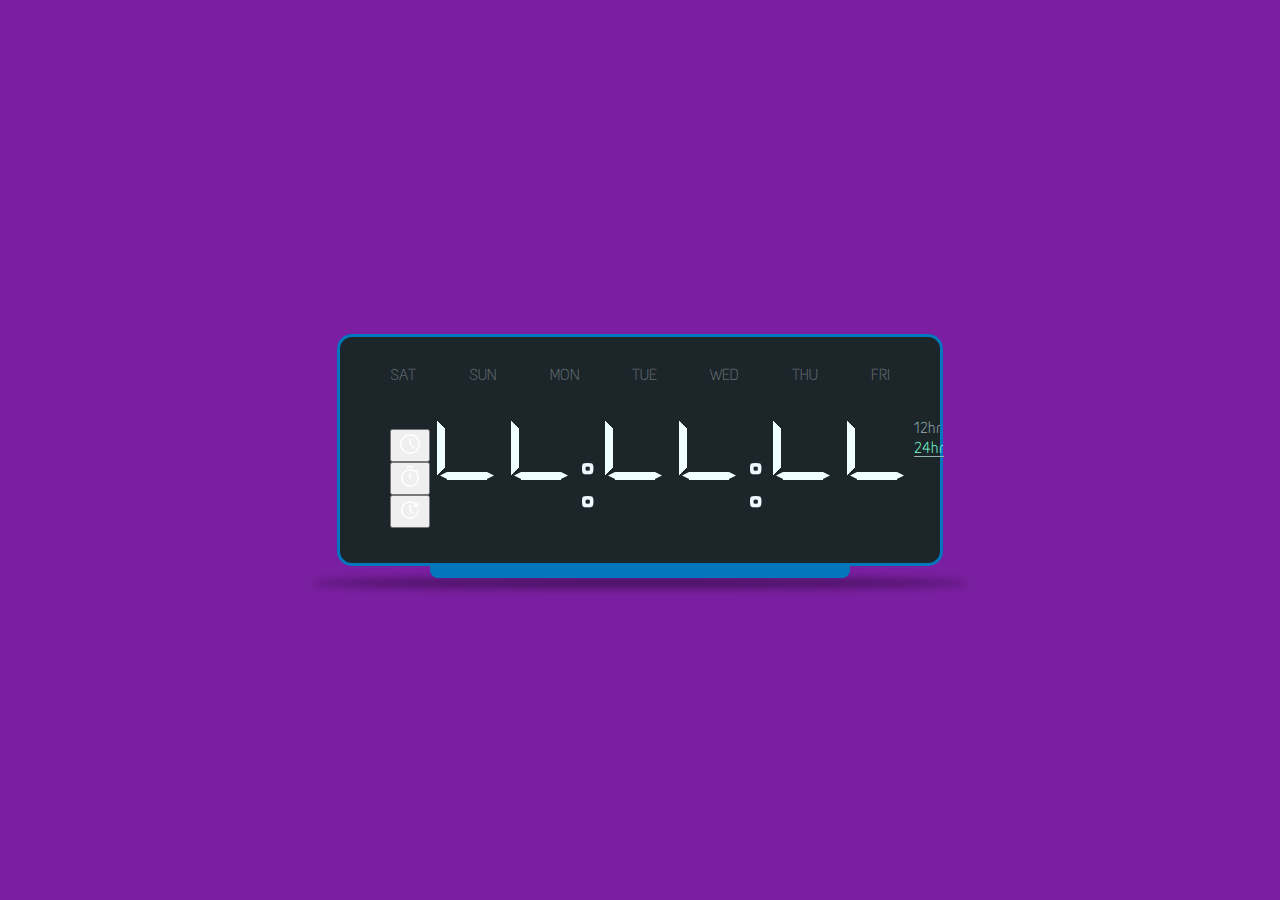
<file: les10/index.html>
<!DOCTYPE html>
<html lang="en">
<head>
    <meta charset="UTF-8">
    <meta http-equiv="X-UA-Compatible" content="IE=edge">
    <meta name="viewport" content="width=device-width, initial-scale=1.0">
    <title>Document</title>
    <link href="https://fonts.googleapis.com/css?family=Orbitron|Text+Me+One" rel="stylesheet">
    <link rel="stylesheet" href="./style.css">
</head>
<body>
        <div class="container">

            <div class="ClockHolder">

                <div class="WeekDays">
                    <span>sat</span>
                    <span>sun</span>
                    <span>mon</span>
                    <span>tue</span>
                    <span>wed</span>
                    <span>thu</span>
                    <span>fri</span>
                </div>

                <div class="TimeHolder">

                    <div class="TimeOptions">

                        <button  class="fas fa-clock" data-title="Time" data-info="My date attribut">
                            <img src ="./icons/clock.svg" width="24">
                        </button>
                        <button  class="fas fa-stopwatch" data-title="StopWatch" data-info="My date attribut">
                            <img src ="./icons/timer.svg"  alt="StopWatch" width="24">
                        </button>
                        <button  class="fas fa-clock" data-title="CountDown" alt=""CountDown>
                            <img src ="./icons/counter.svg" alt="CountDown" width="24">
                        </button>

                    </div>

                    <div class="Numbers">

                        <div class="NumberHolder H1">

                            <span class="d1"></span>
                            <span class="d2"></span>
                            <span class="d3"></span>
                            <span class="d4"></span>
                            <span class="d5"></span>
                            <span class="d6"></span>
                            <span class="d7"></span>

                        </div>

                        <div class="NumberHolder H2">

                            <span class="d1"></span>
                            <span class="d2"></span>
                            <span class="d3"></span>
                            <span class="d4"></span>
                            <span class="d5"></span>
                            <span class="d6"></span>
                            <span class="d7"></span>

                        </div>

                        <span>:</span>

                        <div class="NumberHolder M1">

                            <span class="d1"></span>
                            <span class="d2"></span>
                            <span class="d3"></span>
                            <span class="d4"></span>
                            <span class="d5"></span>
                            <span class="d6"></span>
                            <span class="d7"></span>

                        </div>

                        <div class="NumberHolder M2">

                            <span class="d1"></span>
                            <span class="d2"></span>
                            <span class="d3"></span>
                            <span class="d4"></span>
                            <span class="d5"></span>
                            <span class="d6"></span>
                            <span class="d7"></span>

                        </div>

                        <span>:</span>

                        <div class="NumberHolder S1">

                            <span class="d1"></span>
                            <span class="d2"></span>
                            <span class="d3"></span>
                            <span class="d4"></span>
                            <span class="d5"></span>
                            <span class="d6"></span>
                            <span class="d7"></span>

                        </div>

                        <div class="NumberHolder S2">

                            <span class="d1"></span>
                            <span class="d2"></span>
                            <span class="d3"></span>
                            <span class="d4"></span>
                            <span class="d5"></span>
                            <span class="d6"></span>
                            <span class="d7"></span>

                        </div>


                    </div>

                    <div class="AlarmInput">
                        <input type="number" placeholder="Enter Seconds">
                    </div>

                    <div class="TimeFormat">

                        <div class="Type">
                            <span id ='12hr'>12hr</span>
                            <span class="active" id="24hr">24hr</span>
                        </div>

                        <div class="Formats">
                            <span>am</span>
                            <span>pm</span>
                        </div>

                        <div class="control">
                            <button class="Start active" id="start">
                                <img src="./icons/start.svg" alt="start" class="fas fa-play" width="24">
                            </button>
                            <button class="Pause" id="pause">
                                <img src="./icons/pause.svg" alt="pause" class="fas fa-play" width="24">
                            </button>
                            <button class="Stop active" id="stop">
                                <img src="./icons/stop.svg" alt="stop" class="fas fa-play" width="24">
                            </button>
                        </div>

                    </div>

                </div>

            </div>

        </div>

        <script src="./clock.js" type="module"></script>
    </body>
    </html>
</file>
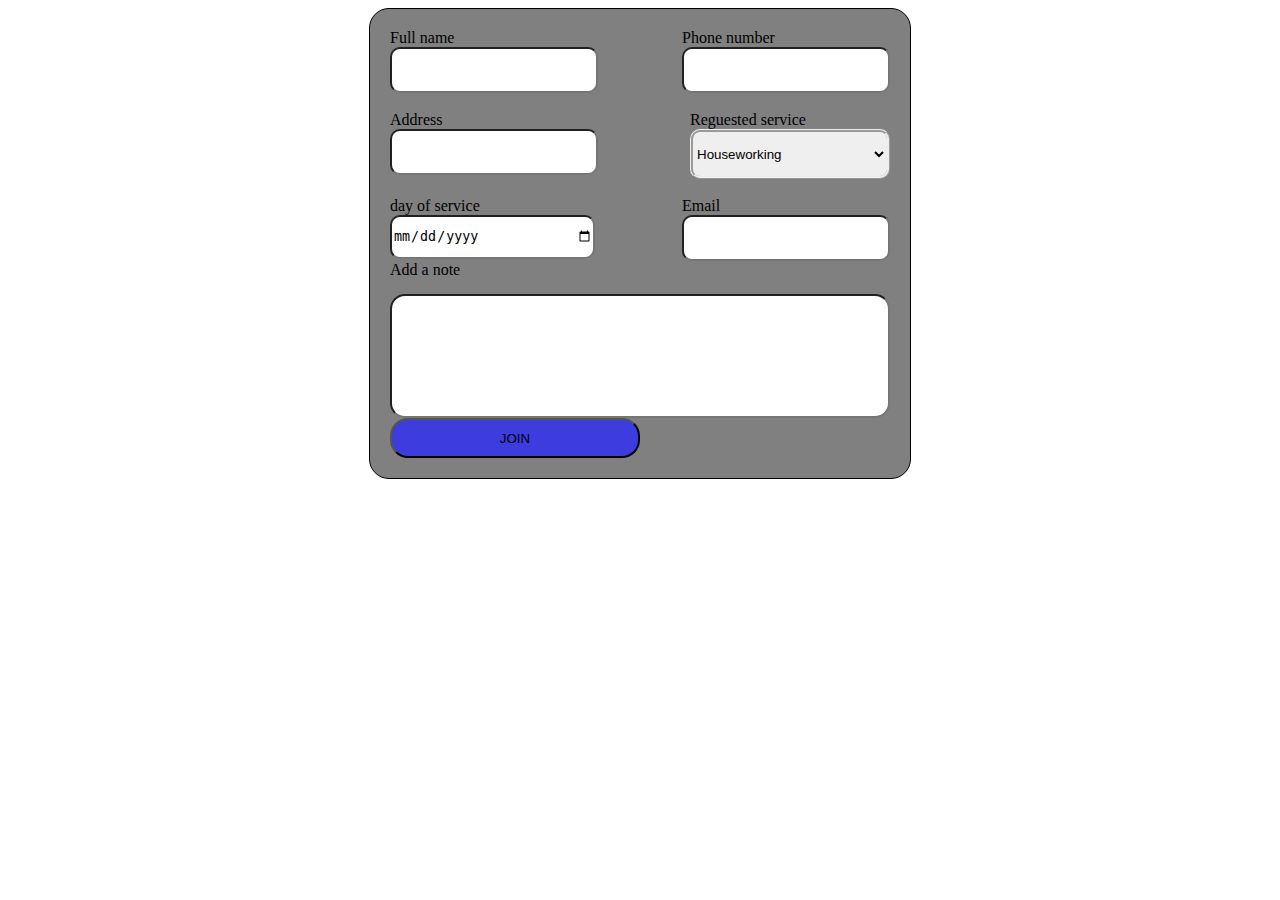
<file: les6/index.html>
<!DOCTYPE html>
<html lang="en">
<head>
    <meta charset="UTF-8">
    <meta http-equiv="X-UA-Compatible" content="IE=edge">
    <meta name="viewport" content="width=device-width, initial-scale=1.0">
    <title>Document</title>
    <link rel="stylesheet" href="./style.css">
</head>
<body>
    <article>
        <form class="form" id="program-sighup">
            <div class="row">
                <div class="col-1">
                    <label for="name">Full name</label><br>
                    <input type="text" id="name">
                </div>
                <div class="col-2">
                    
                    <label for="phone">Phone number</label><br>
                        <input type="text" id="phone">
                </div>
            </div><br>
            <div class="'row">
                <div class="col-1">
                    <label for="address">Address</label><br>
                    <input type="text" id="address">
                </div>
                <div class="col-2">
                    <label for="serviceType">Reguested service</label><br>
                    <select name = 'select' id="serviceType">
                        <option value ='Houseworking'>Houseworking</option>
                        <option  value ='Carwashing'>Carwashing</option>
                        <option  value ='Keeping'>Keeping</option>
                    </select>
                </div>
            </div><br>   
            <div class="row">
                <div class="col-1">
                    <label for="date">day of service</label><br>
                    <input type="date" id="date">
                </div>
                <div class="col-2">
                    <label for="email">Email</label><br>
                    <input type="text" id="email">
        
                </div>
            </div>



                <label for="comment">Add a note</label>
                 <input type="text" id="comment">




       
         <button id = 'submit'>JOIN</button>



        </form>
     </article>
    <script src="./index.js"></script>
</body>
</html>
</file>
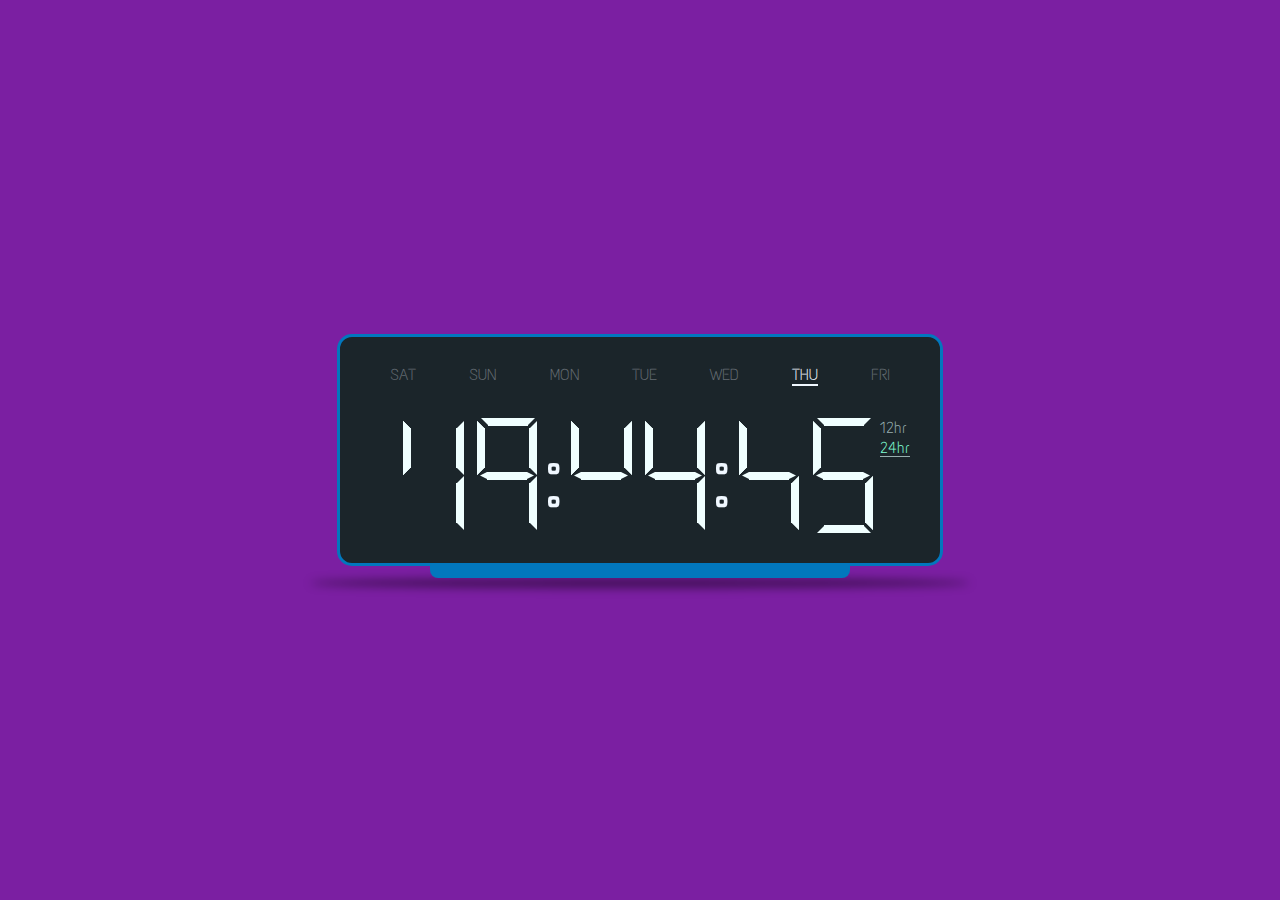
<file: les9/index.html>
<!DOCTYPE html>
<html lang="en">
<head>
    <meta charset="UTF-8">
    <meta http-equiv="X-UA-Compatible" content="IE=edge">
    <meta name="viewport" content="width=device-width, initial-scale=1.0">
    <title>Document</title>
    <link href="https://fonts.googleapis.com/css?family=Orbitron|Text+Me+One" rel="stylesheet">
    <link rel="stylesheet" href="./style.css">
</head>
<body>
        <div class="container">

            <div class="ClockHolder">

                <div class="WeekDays">
                    <span>sat</span>
                    <span>sun</span>
                    <span>mon</span>
                    <span>tue</span>
                    <span>wed</span>
                    <span>thu</span>
                    <span>fri</span>
                </div>

                <div class="TimeHolder">

                    <div class="TimeOptions">

                        <i class="fas fa-clock" data-title="Time"></i>
                        <i class="fas fa-stopwatch" data-title="StopWatch"></i>
                        <i class="far fa-clock" data-title="CountDown"></i>

                    </div>

                    <div class="Numbers">

                        <div class="NumberHolder H1">

                            <span class="d1"></span>
                            <span class="d2"></span>
                            <span class="d3"></span>
                            <span class="d4"></span>
                            <span class="d5"></span>
                            <span class="d6"></span>
                            <span class="d7"></span>

                        </div>

                        <div class="NumberHolder H2">

                            <span class="d1"></span>
                            <span class="d2"></span>
                            <span class="d3"></span>
                            <span class="d4"></span>
                            <span class="d5"></span>
                            <span class="d6"></span>
                            <span class="d7"></span>

                        </div>

                        <span>:</span>

                        <div class="NumberHolder M1">

                            <span class="d1"></span>
                            <span class="d2"></span>
                            <span class="d3"></span>
                            <span class="d4"></span>
                            <span class="d5"></span>
                            <span class="d6"></span>
                            <span class="d7"></span>

                        </div>

                        <div class="NumberHolder M2">

                            <span class="d1"></span>
                            <span class="d2"></span>
                            <span class="d3"></span>
                            <span class="d4"></span>
                            <span class="d5"></span>
                            <span class="d6"></span>
                            <span class="d7"></span>

                        </div>

                        <span>:</span>

                        <div class="NumberHolder S1">

                            <span class="d1"></span>
                            <span class="d2"></span>
                            <span class="d3"></span>
                            <span class="d4"></span>
                            <span class="d5"></span>
                            <span class="d6"></span>
                            <span class="d7"></span>

                        </div>

                        <div class="NumberHolder S2">

                            <span class="d1"></span>
                            <span class="d2"></span>
                            <span class="d3"></span>
                            <span class="d4"></span>
                            <span class="d5"></span>
                            <span class="d6"></span>
                            <span class="d7"></span>

                        </div>


                    </div>

                    <div class="AlarmInput">
                        <input type="number" placeholder="Enter Seconds">
                    </div>

                    <div class="TimeFormat">

                        <div class="Type">
                            <span id ='12hr'>12hr</span>
                            <span class="active" id="24hr">24hr</span>
                        </div>

                        <div class="Formats">
                            <span>am</span>
                            <span>pm</span>
                        </div>

                        <div class="control">

                            <span class="Start active"><i class="fas fa-play"></i>Start</span>
                            <span class="Pause"><i class="fas fa-pause"></i>Pause</span>
                            <span class="Stop active"><i class="fas fa-stop"></i>Stop</span>

                        </div>

                    </div>

                </div>

            </div>

        </div>

        <script src="./clock.js" type="module"></script>
    </body>
    </html>
</file>
<file: les10/style.css>
html, body, div, span, applet, object, iframe,
h1, h2, h3, h4, h5, h6, p, blockquote, pre,
a, abbr, acronym, address, big, cite, code,
del, dfn, em, img, ins, kbd, q, s, samp,
small, strike, strong, sub, sup, tt, var,
b, u, i, center,
dl, dt, dd, ol, ul, li,
fieldset, form, label, legend,
table, caption, tbody, tfoot, thead, tr, th, td,
article, aside, canvas, details, embed, 
figure, figcaption, footer, header, hgroup, 
menu, nav, output, ruby, section, summary,
time, mark, audio, video {
    margin: 0;
    padding: 0;
    border: 0;
    font-size: 100%;
    font: inherit;
    vertical-align: baseline;
}
/* HTML5 display-role reset for older browsers */
article, aside, details, figcaption, figure, 
footer, header, hgroup, menu, nav, section {
    display: block;
}
body {
    line-height: 1;
}
ol, ul {
    list-style: none;
}
blockquote, q {
    quotes: none;
}
blockquote:before, blockquote:after,
q:before, q:after {
    content: '';
    content: none;
}
table {
    border-collapse: collapse;
    border-spacing: 0;
}

/* Css Code */

body{
    background-color: #7B1FA2;
    font-family: 'Text Me One', sans-serif;
}

.container{
    width: 90%;
    max-width: 1400px;
    position: absolute;
    top: 50%;
    left: 50%;
    transform: translate(-50%,-50%);
    display: flex;
    justify-content: center;
}

.ClockHolder{
    width: 500px;
    background-color: #1b252a;
    padding: 30px 50px;
    border-radius: 15px;
    border: 3px solid #0277BD;
    position: relative;
}

.ClockHolder::after{
    content: " ";
    position: absolute;
    bottom: -15px;
    left: 50%;
    width: 70%;
    height: 15px;
    background-color: #0277bd;
    transform: translate(-50%,0);
    border-radius: 3px 3px 8px 8px;
}


.WeekDays{
    display: flex;
    width: 100%;
    justify-content: space-between;
    text-transform: uppercase;
    color: #646c72;
    cursor: default;
}

.WeekDays .active{
    color: aliceblue;
    position: relative;
}

.WeekDays .active::after{
    content: "";
    position: absolute;
    bottom: -3px;
    left: 0;
    height: 2px;
    width: 100%;
    background-color: aliceblue;
}

.Numbers,
.TimeHolder{
    display: flex;
    justify-content: space-around;
    width: 100%;
    padding: 20px 0 5px;
    align-items: flex-end;
}

.NumberHolder{
    position: relative;
    width: 60px;
    height: 95px;
}

.d1 , .d2 , .d3 , .d4 , .d5 , .d6 , .d7{
    width: 8px;
    height: 40px;
    background-color: azure;
    position: absolute;
}

.d1::after , .d2::after , .d3::after , .d4::after , .d5::after , .d6::after , .d7::after{
    content: "";
    position: absolute;
    background-color: azure;
    width: 7px;
    height: 7px;
    top: -7px;
    left: 0;
    clip-path: polygon(0 0, 0% 100%, 100% 100%);
}


.d1::before , .d2::before , .d3::before , .d4::before , .d5::before , .d6::before , .d7::before{
    content: "";
    position: absolute;
    background-color: azure;
    width: 7px;
    height: 7px;
    bottom: -7px;
    left: 0;
    clip-path: polygon(0 0, 100% 0, 0 100%);
}
.d7{
    top: 50%;
    left: 50%;
    transform: translate(-50%,-50%) rotate(90deg);
}

.d7::before{
    clip-path: polygon(0 0, 100% 0, 50% 100%);
}

.d7::after{
    clip-path: polygon(0 100%, 100% 100%, 50% 0);
}

@keyframes From01{
    from{
        top: 0;
        left: 0;
    }
    to{
        top: 0;
        left: calc( 100% - 7px );
        transform: rotate(180deg);
    }
}
@keyframes From02{
    from{
        bottom: 0;
        left: 0;
    }
    to{
        bottom: 0;
        left: calc(100% - 7px);
        transform: rotate(180deg);
    }
}
@keyframes From05{
    from{
        top: -22px;
        left: 7px;
        transform: rotate(90deg) translate(-50%,-50%);
    }
    to{
        top: 0;
        left: calc(100% - 7px);
        transform: rotate(180deg);
    }
}
@keyframes From06{
    from{
        bottom: -22px;
        left: 7px;
        transform: rotate(-90deg) translate(-50%,50%);
    }
    to{
        bottom: 0;
        left: calc(100% - 7px);
        transform: rotate(180deg) translate(0,0);
    }
}
.TimeOptions{
    display: flex;
    flex-direction: column;
    color: aliceblue;
}

.Numbers>span{
    font-size: 100px;
    color: aliceblue;
}

.NumberHolder{
    margin: 0 7px;    
}

.Formats span{
    display: none;
    color: aliceblue;
    font-size: 2em;
    cursor: default;
}

.Formats .active{
    display: block;
}

.Type{
    display: flex;
    flex-direction: column;
    color: #98afaf;
}

.Type span{
    position: relative;
    margin: 2px 0;
    cursor: pointer;
}

.Type span::before{
    content: "";
    position: absolute;
    bottom: -1px;
    left: 0;
    width: 0;
    height: 1px;
    background-color: #98afaf;
    transition: all .4s ease;
}

.Type span:hover::before{
    width: 100%;
}

.TimeFormat{
    display: flex;
    flex-direction: column;
    justify-content: space-between;
    height: 110px;
}

.Type .active{
    color: aquamarine;    
}

.Type .active::after{
    content: "\f053";
    font-weight: 900;
    font-family: "Font Awesome 5 Free";
    position: absolute;
    top: 50%;
    right: -20px;
    transform: translate(-50%,-50%);
}

.Type .active::before{
    width: 100%;
}

.TimeOptions i{
    margin: 10px 3px;
    position: relative;
    cursor: pointer;
}

.TimeOptions i::after {
    display: block;
    opacity: 0;
    pointer-events: none;
    position: absolute;
    background: #fff;
    color: #646464;
    content: attr(data-title);
    font-size: 12px;
    padding: 3px 11px;
    top: -45%;
    left: 50%;
    white-space: nowrap;
    transform: translate(-50%,-50%) scale3d(.2,.2,1);
    transition: all .35s ease-in-out;
    line-height: initial;
    border-radius: 100px;
    z-index: 20;
}

.control{
    display: none;
    color: #F0FFFF;
    position: relative;
    margin-left: 10px
}

.control span{
    position: relative;
    cursor: pointer;
    text-align: center;
    display: none;
    margin-bottom: 20px;
}

.control .Pause{
    display: none;
}
.control span.active{
    display: block;
}

.control span i{
    margin-bottom: 5px;
}

.TimeOptions i:hover::after {
    opacity: 1;
    transform: translate(-50%,-50%) scale3d(1,1,1);
}

.StopWatch .Type,.StopWatch .Formats,.Alarm .Type,.Alarm .Formats{
    display: none;
}

.StopWatch .control,.Alarm .control{
    display: block;
}

.ClockHolder::before{
    content: "";
    position: absolute;
    width: 110%;
    height: 10px;
    background-color: #00000077;
    bottom: -25px;
    left: -5%;
    border-radius: 100%;
    filter: blur(5px);
}

.AlarmInput{
    display: none;
}

.AlarmInput input{
    height: 100px;
    font-size: 100px;
    max-width: 400px;
    font-family: 'Orbitron', sans-serif;
    background-color: #1b252a;
    border: none;
    padding: 5px 20px;
    color: azure;
    letter-spacing: 5px;
    position: relative;
}

.AlarmInput input:focus{
    border: 1px solid #fff;
}

.Alarm .AlarmInput{
    display: block;
}
.Alarm .AlarmInput.DisNone{
    display: none;
}

.AlarmInput input::-webkit-input-placeholder { /* Chrome/Opera/Safari */
    font-size: 30px;
}
.AlarmInput input::-moz-placeholder { /* Firefox 19+ */
    font-size: 30px;
}
.AlarmInput input:-ms-input-placeholder { /* IE 10+ */
    font-size: 30px;
}
.AlarmInput input:-moz-placeholder { /* Firefox 18- */
    font-size: 30px;
}

.show1 .d1{
    animation: From01 .35s ease 1 forwards;
}
.show1 .d2{
    animation: From02 .35s ease 1 forwards;
}
.show1 .d3{
    top: 0;
    left: calc( 100% - 7px );
    transform: rotate(180deg);
}
.show1 .d4{
    bottom: 0;
    left: calc(100% - 7px);
    transform: rotate(180deg);
}

.show1 .d5{
    animation: From05 .35s ease 1 forwards;
}
.show1 .d6{
    animation: From06 .35s ease 1 forwards;
}
.show1 .d7{
    opacity: 0;
}

.show2 .d1{
    top: 0;
    left: calc( 100% - 7px );
    transform: rotate(180deg);
}
.show2 .d2{
    animation: From12 .35s ease 1 forwards;
}
.show2 .d3{
    top: 0;
    left: calc( 100% - 7px );
    transform: rotate(180deg);
}
.show2 .d4{
    animation: From16 .35s ease 1 forwards;
}
.show2 .d5{
    animation: From15 .35s ease 1 forwards;
}
.show2 .d6{
    animation: From16 .35s ease 1 forwards;
}
.show2 .d7{
    opacity: 1;
    transition: opacity .35s ease;
}

@keyframes From12{
    from{
        bottom: 0;
        left: calc(100% - 7px);
        transform: rotate(180deg);
    }
    to{
        bottom: 0;
        left: 0;
    }
}
@keyframes From15{
    from{
        top: 0;
        left: calc(100% - 7px);
        transform: rotate(180deg);
    }
    to{
        top: -22px;
        left: 7px;
        transform: rotate(90deg) translate(-50%,-50%);
    }
}
@keyframes From16{
    from{
        bottom: 0;
        left: calc(100% - 7px);
        transform: rotate(180deg) translate(0,0);
    }
    to{
        bottom: -22px;
        left: 7px;
        transform: rotate(-90deg) translate(-50%,50%);
    }
}
.show3 .d1{
    top: 0;
    left: calc( 100% - 7px );
    transform: rotate(180deg);
}
.show3 .d2{
    animation: From22 .35s ease 1 forwards;
}
.show3 .d3{
    top: 0;
    right: 0;
    transform: rotate(180deg);
}
.show3 .d4{
    animation: From24 .35s ease 1 forwards;
}

.show3 .d5{
    top: -22px;
    left: 7px;
    transform: rotate(90deg) translate(-50%,-50%);
}
.show3 .d6{
    animation: From24 .35s ease 1 forwards;
}
.show3 .d7{
    opacity: 1;
    transition: opacity .35s ease;
}

@keyframes From22{
    from{
        bottom: 0;
        left: 0;
    }
    to{
        bottom: -22px;
        left: 7px;
        transform: rotate(-90deg) translate(-50%,50%);
    }
}
@keyframes From24{
    from{
        bottom: -22px;
        left: 7px;
        transform: rotate(-90deg) translate(-50%,50%);
    }
    to{
        bottom: 0;
        right: 0;
        transform: rotate(180deg) translate(0,0);
    }
}
.show4 .d1{
    animation: From31 .35s ease 1 forwards;
}
.show4 .d2{
    top: 0;
    right: 0;
    transform: rotate(180deg);
}
.show4 .d3{
    top: 0;
    right: 0;
    transform: rotate(180deg);
}
.show4 .d4{
    bottom: 0;
    right: 0;
    transform: rotate(180deg);
}

.show4 .d5{
    animation: From31 .35s ease 1 forwards;
}
.show4 .d6{
    animation: From36 .35s ease 1 forwards;
}
.show4 .d7{
    opacity: 1;
    transition: opacity .35s ease;
}

@keyframes From31{
    from{
        top: -22px;
        left: 7px;
        transform: rotate(90deg) translate(-50%,-50%);
    }
    to{
        top: 0;
        left: 0;
    }
}
@keyframes From32{
    from{
        bottom: 0;
        left: 0;
    }
    to{
        bottom: -22px;
        left: 7px;
        transform: rotate(-90deg) translate(-50%,50%);
    }
}
@keyframes From36{
    from{
        bottom: -22px;
        left: 7px;
        transform: rotate(-90deg) translate(-50%,50%);
    }
    to{
        bottom: 0;
        right: 0;
        transform: rotate(180deg) translate(0,0);
    }
}
.show5 .d1{
    top: 0;
    left: 0;
}
.show5 .d2{
    bottom: 0;
    right: 0;
    transform: rotate(180deg);
}
.show5 .d3{
    animation: From43 .35s ease 1 forwards;
}
.show5 .d4{
    bottom: 0;
    right: 0;
    transform: rotate(180deg);
}

.show5 .d5{
    animation: From43 .35s ease 1 forwards;
}
.show5 .d6{
    animation: From46 .35s ease 1 forwards;
}
.show5 .d7{
    opacity: 1;
    transition: opacity .35s ease;
}

@keyframes From43{
    from{
        top: 0;
        right: 0;
        transform: rotate(180deg) translate(0,0);
    }
    to{
        top: -22px;
        left: 7px;
        transform: rotate(90deg) translate(-50%,-50%);
    }
}
@keyframes From42{
    from{
        bottom: 0;
        left: 0;
    }
    to{
        bottom: -22px;
        left: 7px;
        transform: rotate(-90deg) translate(-50%,50%);
    }
}
@keyframes From46{
    from{
        bottom: 0;
        right: 0;
        transform: rotate(180deg) translate(0,0);
    }
    to{
        bottom: -22px;
        left: 7px;
        transform: rotate(-90deg) translate(-50%,50%);
    }
}
.show6 .d1{
    top: 0;
    left: 0;
}
.show6 .d2{
    animation: From52 .35s ease 1 forwards;
}
.show6 .d3{
    bottom: 0;
    right: 0;
    transform: rotate(180deg);
}
.show6 .d4{
    bottom: 0;
    right: 0;
    transform: rotate(180deg);
}

.show6 .d5{
    top: -22px;
    left: 7px;
    transform: rotate(90deg) translate(-50%,-50%);
}
.show6 .d6{
    bottom: -22px;
    left: 7px;
    transform: rotate(-90deg) translate(-50%,50%);
}
.show6 .d7{
    opacity: 1;
    transition: opacity .35s ease;
}

@keyframes From52{
    from{
        bottom: -22px;
        left: 7px;
        transform: rotate(-90deg) translate(-50%,50%);
    }
    to{
        bottom: 0;
        left: 0;
    }
}
.show7 .d1{
    animation: From61 .35s ease 1 forwards;
}
.show7 .d2{
    animation: From62 .35s ease 1 forwards;
}
.show7 .d3{
    animation: From63 .35s ease 1 forwards;
}
.show7 .d4{
    bottom: 0;
    right: 0;
    transform: rotate(180deg);
}

.show7 .d5{
    top: -22px;
    left: 7px;
    transform: rotate(90deg) translate(-50%,-50%);
}
.show7 .d6{
    animation: From66 .35s ease 1 forwards;
}
.show7 .d7{
    opacity: 0;
    transition: opacity .35s ease;
}

@keyframes From61{
    from{
        top: 0;
        left: 0;
    }
    to{
        top: 0;
        right: 0;
        transform: rotate(180deg);
    }
}
@keyframes From63{
    from{
        top: -22px;
        left: 7px;
        transform: rotate(90deg) translate(-50%,-50%);
    }
    to{
        top: 0;
        right: 0;
        transform: rotate(180deg);
    }
}
@keyframes From62{
    from{
        bottom: 0;
        left: 0;
    }
    to{
        bottom: 0;
        right: 0;
        transform: rotate(180deg);
    }
}

@keyframes From66{
    from{
        bottom: -22px;
        left: 7px;
        transform: rotate(-90deg) translate(-50%,50%);
    }
    to{
        bottom: 0;
        right: 0;
        transform: rotate(180deg);
    }
}
.show8 .d1{
    animation: From71 .35s ease 1 forwards;
}
.show8 .d2{
    animation: From72 .35s ease 1 forwards;
}
.show8 .d3{
    top: 0;
    right: 0;
    transform: rotate(180deg);
}
.show8 .d4{
    bottom: 0;
    right: 0;
    transform: rotate(180deg);
}

.show8 .d5{
    top: -22px;
    left: 7px;
    transform: rotate(90deg) translate(-50%,-50%);
}
.show8 .d6{
    animation: From76 .35s ease 1 forwards;
}
.show8 .d7{
    opacity: 1;
    transition: opacity .35s ease;
}

@keyframes From71{
    from{
        top: -22px;
        left: 7px;
        transform: rotate(90deg) translate(-50%,-50%);
    }
    to{
        top: 0;
        left: 0;
    }
}
@keyframes From72{
    from{
        bottom: 0;
        right: 0;
        transform: rotate(180deg);
    }
    to{
        bottom: 0;
        left: 0;
    }
}

@keyframes From76{
    from{
        bottom: 0;
        right: 0;
        transform: rotate(180deg);
    }
    to{
        bottom: -22px;
        left: 7px;
        transform: rotate(-90deg) translate(-50%,50%);
    }
}

.show9 .d1{
    top: 0;
    left: 0;
}
.show9 .d2{
    animation: From82 .35s ease 1 forwards;
}
.show9 .d3{
    top: 0;
    right: 0;
    transform: rotate(180deg);
}
.show9 .d4{
    bottom: 0;
    right: 0;
    transform: rotate(180deg);
}

.show9 .d5{
    top: -22px;
    left: 7px;
    transform: rotate(90deg) translate(-50%,-50%);
}
.show9 .d6{
    bottom: -22px;
    left: 7px;
    transform: rotate(-90deg) translate(-50%,50%);
}
.show9 .d7{
    opacity: 1;
    transition: opacity .35s ease;
}

@keyframes From82{
    from{
        bottom: 0;
        left: 0;
    }
    to{
        bottom: -22px;
        left: 7px;
        transform: rotate(-90deg) translate(-50%,50%);
    }
}

.show0 .d1{
    top: 0;
    left: 0;
}
.show0 .d2{
    animation: From92 .35s ease 1 forwards;
}
.show0 .d3{
    top: 0;
    right: 0;
    transform: rotate(180deg);
}
.show0 .d4{
    bottom: 0;
    right: 0;
    transform: rotate(180deg);
}

.show0 .d5{
    top: -22px;
    left: 7px;
    transform: rotate(90deg) translate(-50%,-50%);
}
.show0 .d6{
    bottom: -22px;
    left: 7px;
    transform: rotate(-90deg) translate(-50%,50%);
}
.show0 .d7{
    opacity: 0;
    transition: opacity .35s ease;
}

@keyframes From92{
    from{
        bottom: -22px;
        left: 7px;
        transform: rotate(-90deg) translate(-50%,50%);
    }
    to{
        bottom: 0;
        left: 0;
    }
}

.BgAnimation{
    animation: Colors .35s ease infinite alternate;
}


@keyframes Colors{
    0%{
        background-color: #7B1FA2;
    }
    100%{
        background-color: red;
    }
}
</file>
<file: les6/style.css>
.form {
    background-color: grey;
    border-radius: 20px;
    width: 500px;
    border: 1px solid;
    padding: 20px;
    display: flex;
    flex-flow: column;
    margin: auto;
}



select{
    border: 3px ridge;
    border-radius: 10px;
    height: 50px;
    width: 200px;
}

input {
    border-radius:  10px;
     width: 200px;
  height: 40px;
}
#submit{
    height: 40px;
    border-radius: 18px;
    background-color: rgb(60, 60, 223);
    width: 50%; 
}

#comment {
    margin-top: 15px;
    border-radius: 15px;
    height: 100px;
    width: auto;
    resize: none;
    padding: 10px;
}
.col-1{
 float: left;
}
.col-2{
    float: right;
}
</file>
<file: les9/style.css>
html, body, div, span, applet, object, iframe,
h1, h2, h3, h4, h5, h6, p, blockquote, pre,
a, abbr, acronym, address, big, cite, code,
del, dfn, em, img, ins, kbd, q, s, samp,
small, strike, strong, sub, sup, tt, var,
b, u, i, center,
dl, dt, dd, ol, ul, li,
fieldset, form, label, legend,
table, caption, tbody, tfoot, thead, tr, th, td,
article, aside, canvas, details, embed, 
figure, figcaption, footer, header, hgroup, 
menu, nav, output, ruby, section, summary,
time, mark, audio, video {
    margin: 0;
    padding: 0;
    border: 0;
    font-size: 100%;
    font: inherit;
    vertical-align: baseline;
}
/* HTML5 display-role reset for older browsers */
article, aside, details, figcaption, figure, 
footer, header, hgroup, menu, nav, section {
    display: block;
}
body {
    line-height: 1;
}
ol, ul {
    list-style: none;
}
blockquote, q {
    quotes: none;
}
blockquote:before, blockquote:after,
q:before, q:after {
    content: '';
    content: none;
}
table {
    border-collapse: collapse;
    border-spacing: 0;
}

/* Css Code */

body{
    background-color: #7B1FA2;
    font-family: 'Text Me One', sans-serif;
}

.container{
    width: 90%;
    max-width: 1400px;
    position: absolute;
    top: 50%;
    left: 50%;
    transform: translate(-50%,-50%);
    display: flex;
    justify-content: center;
}

.ClockHolder{
    width: 500px;
    background-color: #1b252a;
    padding: 30px 50px;
    border-radius: 15px;
    border: 3px solid #0277BD;
    position: relative;
}

.ClockHolder::after{
    content: " ";
    position: absolute;
    bottom: -15px;
    left: 50%;
    width: 70%;
    height: 15px;
    background-color: #0277bd;
    transform: translate(-50%,0);
    border-radius: 3px 3px 8px 8px;
}


.WeekDays{
    display: flex;
    width: 100%;
    justify-content: space-between;
    text-transform: uppercase;
    color: #646c72;
    cursor: default;
}

.WeekDays .active{
    color: aliceblue;
    position: relative;
}

.WeekDays .active::after{
    content: "";
    position: absolute;
    bottom: -3px;
    left: 0;
    height: 2px;
    width: 100%;
    background-color: aliceblue;
}

.Numbers,
.TimeHolder{
    display: flex;
    justify-content: space-around;
    width: 100%;
    padding: 20px 0 5px;
    align-items: flex-end;
}

.NumberHolder{
    position: relative;
    width: 60px;
    height: 95px;
}

.d1 , .d2 , .d3 , .d4 , .d5 , .d6 , .d7{
    width: 8px;
    height: 40px;
    background-color: azure;
    position: absolute;
}

.d1::after , .d2::after , .d3::after , .d4::after , .d5::after , .d6::after , .d7::after{
    content: "";
    position: absolute;
    background-color: azure;
    width: 7px;
    height: 7px;
    top: -7px;
    left: 0;
    clip-path: polygon(0 0, 0% 100%, 100% 100%);
}


.d1::before , .d2::before , .d3::before , .d4::before , .d5::before , .d6::before , .d7::before{
    content: "";
    position: absolute;
    background-color: azure;
    width: 7px;
    height: 7px;
    bottom: -7px;
    left: 0;
    clip-path: polygon(0 0, 100% 0, 0 100%);
}
.d7{
    top: 50%;
    left: 50%;
    transform: translate(-50%,-50%) rotate(90deg);
}

.d7::before{
    clip-path: polygon(0 0, 100% 0, 50% 100%);
}

.d7::after{
    clip-path: polygon(0 100%, 100% 100%, 50% 0);
}

@keyframes From01{
    from{
        top: 0;
        left: 0;
    }
    to{
        top: 0;
        left: calc( 100% - 7px );
        transform: rotate(180deg);
    }
}
@keyframes From02{
    from{
        bottom: 0;
        left: 0;
    }
    to{
        bottom: 0;
        left: calc(100% - 7px);
        transform: rotate(180deg);
    }
}
@keyframes From05{
    from{
        top: -22px;
        left: 7px;
        transform: rotate(90deg) translate(-50%,-50%);
    }
    to{
        top: 0;
        left: calc(100% - 7px);
        transform: rotate(180deg);
    }
}
@keyframes From06{
    from{
        bottom: -22px;
        left: 7px;
        transform: rotate(-90deg) translate(-50%,50%);
    }
    to{
        bottom: 0;
        left: calc(100% - 7px);
        transform: rotate(180deg) translate(0,0);
    }
}
.TimeOptions{
    display: flex;
    flex-direction: column;
    color: aliceblue;
}

.Numbers>span{
    font-size: 100px;
    color: aliceblue;
}

.NumberHolder{
    margin: 0 7px;    
}

.Formats span{
    display: none;
    color: aliceblue;
    font-size: 2em;
    cursor: default;
}

.Formats .active{
    display: block;
}

.Type{
    display: flex;
    flex-direction: column;
    color: #98afaf;
}

.Type span{
    position: relative;
    margin: 2px 0;
    cursor: pointer;
}

.Type span::before{
    content: "";
    position: absolute;
    bottom: -1px;
    left: 0;
    width: 0;
    height: 1px;
    background-color: #98afaf;
    transition: all .4s ease;
}

.Type span:hover::before{
    width: 100%;
}

.TimeFormat{
    display: flex;
    flex-direction: column;
    justify-content: space-between;
    height: 110px;
}

.Type .active{
    color: aquamarine;    
}

.Type .active::after{
    content: "\f053";
    font-weight: 900;
    font-family: "Font Awesome 5 Free";
    position: absolute;
    top: 50%;
    right: -20px;
    transform: translate(-50%,-50%);
}

.Type .active::before{
    width: 100%;
}

.TimeOptions i{
    margin: 10px 3px;
    position: relative;
    cursor: pointer;
}

.TimeOptions i::after {
    display: block;
    opacity: 0;
    pointer-events: none;
    position: absolute;
    background: #fff;
    color: #646464;
    content: attr(data-title);
    font-size: 12px;
    padding: 3px 11px;
    top: -45%;
    left: 50%;
    white-space: nowrap;
    transform: translate(-50%,-50%) scale3d(.2,.2,1);
    transition: all .35s ease-in-out;
    line-height: initial;
    border-radius: 100px;
    z-index: 20;
}

.control{
    display: none;
    color: #F0FFFF;
    position: relative;
    margin-left: 10px
}

.control span{
    position: relative;
    cursor: pointer;
    text-align: center;
    display: none;
    margin-bottom: 20px;
}

.control .Pause{
    display: none;
}
.control span.active{
    display: block;
}

.control span i{
    margin-bottom: 5px;
}

.TimeOptions i:hover::after {
    opacity: 1;
    transform: translate(-50%,-50%) scale3d(1,1,1);
}

.StopWatch .Type,.StopWatch .Formats,.Alarm .Type,.Alarm .Formats{
    display: none;
}

.StopWatch .control,.Alarm .control{
    display: block;
}

.ClockHolder::before{
    content: "";
    position: absolute;
    width: 110%;
    height: 10px;
    background-color: #00000077;
    bottom: -25px;
    left: -5%;
    border-radius: 100%;
    filter: blur(5px);
}

.AlarmInput{
    display: none;
}

.AlarmInput input{
    height: 100px;
    font-size: 100px;
    max-width: 400px;
    font-family: 'Orbitron', sans-serif;
    background-color: #1b252a;
    border: none;
    padding: 5px 20px;
    color: azure;
    letter-spacing: 5px;
    position: relative;
}

.AlarmInput input:focus{
    border: 1px solid #fff;
}

.Alarm .AlarmInput{
    display: block;
}
.Alarm .AlarmInput.DisNone{
    display: none;
}

.AlarmInput input::-webkit-input-placeholder { /* Chrome/Opera/Safari */
    font-size: 30px;
}
.AlarmInput input::-moz-placeholder { /* Firefox 19+ */
    font-size: 30px;
}
.AlarmInput input:-ms-input-placeholder { /* IE 10+ */
    font-size: 30px;
}
.AlarmInput input:-moz-placeholder { /* Firefox 18- */
    font-size: 30px;
}

.show1 .d1{
    animation: From01 .35s ease 1 forwards;
}
.show1 .d2{
    animation: From02 .35s ease 1 forwards;
}
.show1 .d3{
    top: 0;
    left: calc( 100% - 7px );
    transform: rotate(180deg);
}
.show1 .d4{
    bottom: 0;
    left: calc(100% - 7px);
    transform: rotate(180deg);
}

.show1 .d5{
    animation: From05 .35s ease 1 forwards;
}
.show1 .d6{
    animation: From06 .35s ease 1 forwards;
}
.show1 .d7{
    opacity: 0;
}

.show2 .d1{
    top: 0;
    left: calc( 100% - 7px );
    transform: rotate(180deg);
}
.show2 .d2{
    animation: From12 .35s ease 1 forwards;
}
.show2 .d3{
    top: 0;
    left: calc( 100% - 7px );
    transform: rotate(180deg);
}
.show2 .d4{
    animation: From16 .35s ease 1 forwards;
}
.show2 .d5{
    animation: From15 .35s ease 1 forwards;
}
.show2 .d6{
    animation: From16 .35s ease 1 forwards;
}
.show2 .d7{
    opacity: 1;
    transition: opacity .35s ease;
}

@keyframes From12{
    from{
        bottom: 0;
        left: calc(100% - 7px);
        transform: rotate(180deg);
    }
    to{
        bottom: 0;
        left: 0;
    }
}
@keyframes From15{
    from{
        top: 0;
        left: calc(100% - 7px);
        transform: rotate(180deg);
    }
    to{
        top: -22px;
        left: 7px;
        transform: rotate(90deg) translate(-50%,-50%);
    }
}
@keyframes From16{
    from{
        bottom: 0;
        left: calc(100% - 7px);
        transform: rotate(180deg) translate(0,0);
    }
    to{
        bottom: -22px;
        left: 7px;
        transform: rotate(-90deg) translate(-50%,50%);
    }
}
.show3 .d1{
    top: 0;
    left: calc( 100% - 7px );
    transform: rotate(180deg);
}
.show3 .d2{
    animation: From22 .35s ease 1 forwards;
}
.show3 .d3{
    top: 0;
    right: 0;
    transform: rotate(180deg);
}
.show3 .d4{
    animation: From24 .35s ease 1 forwards;
}

.show3 .d5{
    top: -22px;
    left: 7px;
    transform: rotate(90deg) translate(-50%,-50%);
}
.show3 .d6{
    animation: From24 .35s ease 1 forwards;
}
.show3 .d7{
    opacity: 1;
    transition: opacity .35s ease;
}

@keyframes From22{
    from{
        bottom: 0;
        left: 0;
    }
    to{
        bottom: -22px;
        left: 7px;
        transform: rotate(-90deg) translate(-50%,50%);
    }
}
@keyframes From24{
    from{
        bottom: -22px;
        left: 7px;
        transform: rotate(-90deg) translate(-50%,50%);
    }
    to{
        bottom: 0;
        right: 0;
        transform: rotate(180deg) translate(0,0);
    }
}
.show4 .d1{
    animation: From31 .35s ease 1 forwards;
}
.show4 .d2{
    top: 0;
    right: 0;
    transform: rotate(180deg);
}
.show4 .d3{
    top: 0;
    right: 0;
    transform: rotate(180deg);
}
.show4 .d4{
    bottom: 0;
    right: 0;
    transform: rotate(180deg);
}

.show4 .d5{
    animation: From31 .35s ease 1 forwards;
}
.show4 .d6{
    animation: From36 .35s ease 1 forwards;
}
.show4 .d7{
    opacity: 1;
    transition: opacity .35s ease;
}

@keyframes From31{
    from{
        top: -22px;
        left: 7px;
        transform: rotate(90deg) translate(-50%,-50%);
    }
    to{
        top: 0;
        left: 0;
    }
}
@keyframes From32{
    from{
        bottom: 0;
        left: 0;
    }
    to{
        bottom: -22px;
        left: 7px;
        transform: rotate(-90deg) translate(-50%,50%);
    }
}
@keyframes From36{
    from{
        bottom: -22px;
        left: 7px;
        transform: rotate(-90deg) translate(-50%,50%);
    }
    to{
        bottom: 0;
        right: 0;
        transform: rotate(180deg) translate(0,0);
    }
}
.show5 .d1{
    top: 0;
    left: 0;
}
.show5 .d2{
    bottom: 0;
    right: 0;
    transform: rotate(180deg);
}
.show5 .d3{
    animation: From43 .35s ease 1 forwards;
}
.show5 .d4{
    bottom: 0;
    right: 0;
    transform: rotate(180deg);
}

.show5 .d5{
    animation: From43 .35s ease 1 forwards;
}
.show5 .d6{
    animation: From46 .35s ease 1 forwards;
}
.show5 .d7{
    opacity: 1;
    transition: opacity .35s ease;
}

@keyframes From43{
    from{
        top: 0;
        right: 0;
        transform: rotate(180deg) translate(0,0);
    }
    to{
        top: -22px;
        left: 7px;
        transform: rotate(90deg) translate(-50%,-50%);
    }
}
@keyframes From42{
    from{
        bottom: 0;
        left: 0;
    }
    to{
        bottom: -22px;
        left: 7px;
        transform: rotate(-90deg) translate(-50%,50%);
    }
}
@keyframes From46{
    from{
        bottom: 0;
        right: 0;
        transform: rotate(180deg) translate(0,0);
    }
    to{
        bottom: -22px;
        left: 7px;
        transform: rotate(-90deg) translate(-50%,50%);
    }
}
.show6 .d1{
    top: 0;
    left: 0;
}
.show6 .d2{
    animation: From52 .35s ease 1 forwards;
}
.show6 .d3{
    bottom: 0;
    right: 0;
    transform: rotate(180deg);
}
.show6 .d4{
    bottom: 0;
    right: 0;
    transform: rotate(180deg);
}

.show6 .d5{
    top: -22px;
    left: 7px;
    transform: rotate(90deg) translate(-50%,-50%);
}
.show6 .d6{
    bottom: -22px;
    left: 7px;
    transform: rotate(-90deg) translate(-50%,50%);
}
.show6 .d7{
    opacity: 1;
    transition: opacity .35s ease;
}

@keyframes From52{
    from{
        bottom: -22px;
        left: 7px;
        transform: rotate(-90deg) translate(-50%,50%);
    }
    to{
        bottom: 0;
        left: 0;
    }
}
.show7 .d1{
    animation: From61 .35s ease 1 forwards;
}
.show7 .d2{
    animation: From62 .35s ease 1 forwards;
}
.show7 .d3{
    animation: From63 .35s ease 1 forwards;
}
.show7 .d4{
    bottom: 0;
    right: 0;
    transform: rotate(180deg);
}

.show7 .d5{
    top: -22px;
    left: 7px;
    transform: rotate(90deg) translate(-50%,-50%);
}
.show7 .d6{
    animation: From66 .35s ease 1 forwards;
}
.show7 .d7{
    opacity: 0;
    transition: opacity .35s ease;
}

@keyframes From61{
    from{
        top: 0;
        left: 0;
    }
    to{
        top: 0;
        right: 0;
        transform: rotate(180deg);
    }
}
@keyframes From63{
    from{
        top: -22px;
        left: 7px;
        transform: rotate(90deg) translate(-50%,-50%);
    }
    to{
        top: 0;
        right: 0;
        transform: rotate(180deg);
    }
}
@keyframes From62{
    from{
        bottom: 0;
        left: 0;
    }
    to{
        bottom: 0;
        right: 0;
        transform: rotate(180deg);
    }
}

@keyframes From66{
    from{
        bottom: -22px;
        left: 7px;
        transform: rotate(-90deg) translate(-50%,50%);
    }
    to{
        bottom: 0;
        right: 0;
        transform: rotate(180deg);
    }
}
.show8 .d1{
    animation: From71 .35s ease 1 forwards;
}
.show8 .d2{
    animation: From72 .35s ease 1 forwards;
}
.show8 .d3{
    top: 0;
    right: 0;
    transform: rotate(180deg);
}
.show8 .d4{
    bottom: 0;
    right: 0;
    transform: rotate(180deg);
}

.show8 .d5{
    top: -22px;
    left: 7px;
    transform: rotate(90deg) translate(-50%,-50%);
}
.show8 .d6{
    animation: From76 .35s ease 1 forwards;
}
.show8 .d7{
    opacity: 1;
    transition: opacity .35s ease;
}

@keyframes From71{
    from{
        top: -22px;
        left: 7px;
        transform: rotate(90deg) translate(-50%,-50%);
    }
    to{
        top: 0;
        left: 0;
    }
}
@keyframes From72{
    from{
        bottom: 0;
        right: 0;
        transform: rotate(180deg);
    }
    to{
        bottom: 0;
        left: 0;
    }
}

@keyframes From76{
    from{
        bottom: 0;
        right: 0;
        transform: rotate(180deg);
    }
    to{
        bottom: -22px;
        left: 7px;
        transform: rotate(-90deg) translate(-50%,50%);
    }
}

.show9 .d1{
    top: 0;
    left: 0;
}
.show9 .d2{
    animation: From82 .35s ease 1 forwards;
}
.show9 .d3{
    top: 0;
    right: 0;
    transform: rotate(180deg);
}
.show9 .d4{
    bottom: 0;
    right: 0;
    transform: rotate(180deg);
}

.show9 .d5{
    top: -22px;
    left: 7px;
    transform: rotate(90deg) translate(-50%,-50%);
}
.show9 .d6{
    bottom: -22px;
    left: 7px;
    transform: rotate(-90deg) translate(-50%,50%);
}
.show9 .d7{
    opacity: 1;
    transition: opacity .35s ease;
}

@keyframes From82{
    from{
        bottom: 0;
        left: 0;
    }
    to{
        bottom: -22px;
        left: 7px;
        transform: rotate(-90deg) translate(-50%,50%);
    }
}

.show0 .d1{
    top: 0;
    left: 0;
}
.show0 .d2{
    animation: From92 .35s ease 1 forwards;
}
.show0 .d3{
    top: 0;
    right: 0;
    transform: rotate(180deg);
}
.show0 .d4{
    bottom: 0;
    right: 0;
    transform: rotate(180deg);
}

.show0 .d5{
    top: -22px;
    left: 7px;
    transform: rotate(90deg) translate(-50%,-50%);
}
.show0 .d6{
    bottom: -22px;
    left: 7px;
    transform: rotate(-90deg) translate(-50%,50%);
}
.show0 .d7{
    opacity: 0;
    transition: opacity .35s ease;
}

@keyframes From92{
    from{
        bottom: -22px;
        left: 7px;
        transform: rotate(-90deg) translate(-50%,50%);
    }
    to{
        bottom: 0;
        left: 0;
    }
}

.BgAnimation{
    animation: Colors .35s ease infinite alternate;
}


@keyframes Colors{
    0%{
        background-color: #7B1FA2;
    }
    100%{
        background-color: red;
    }
}
</file>
